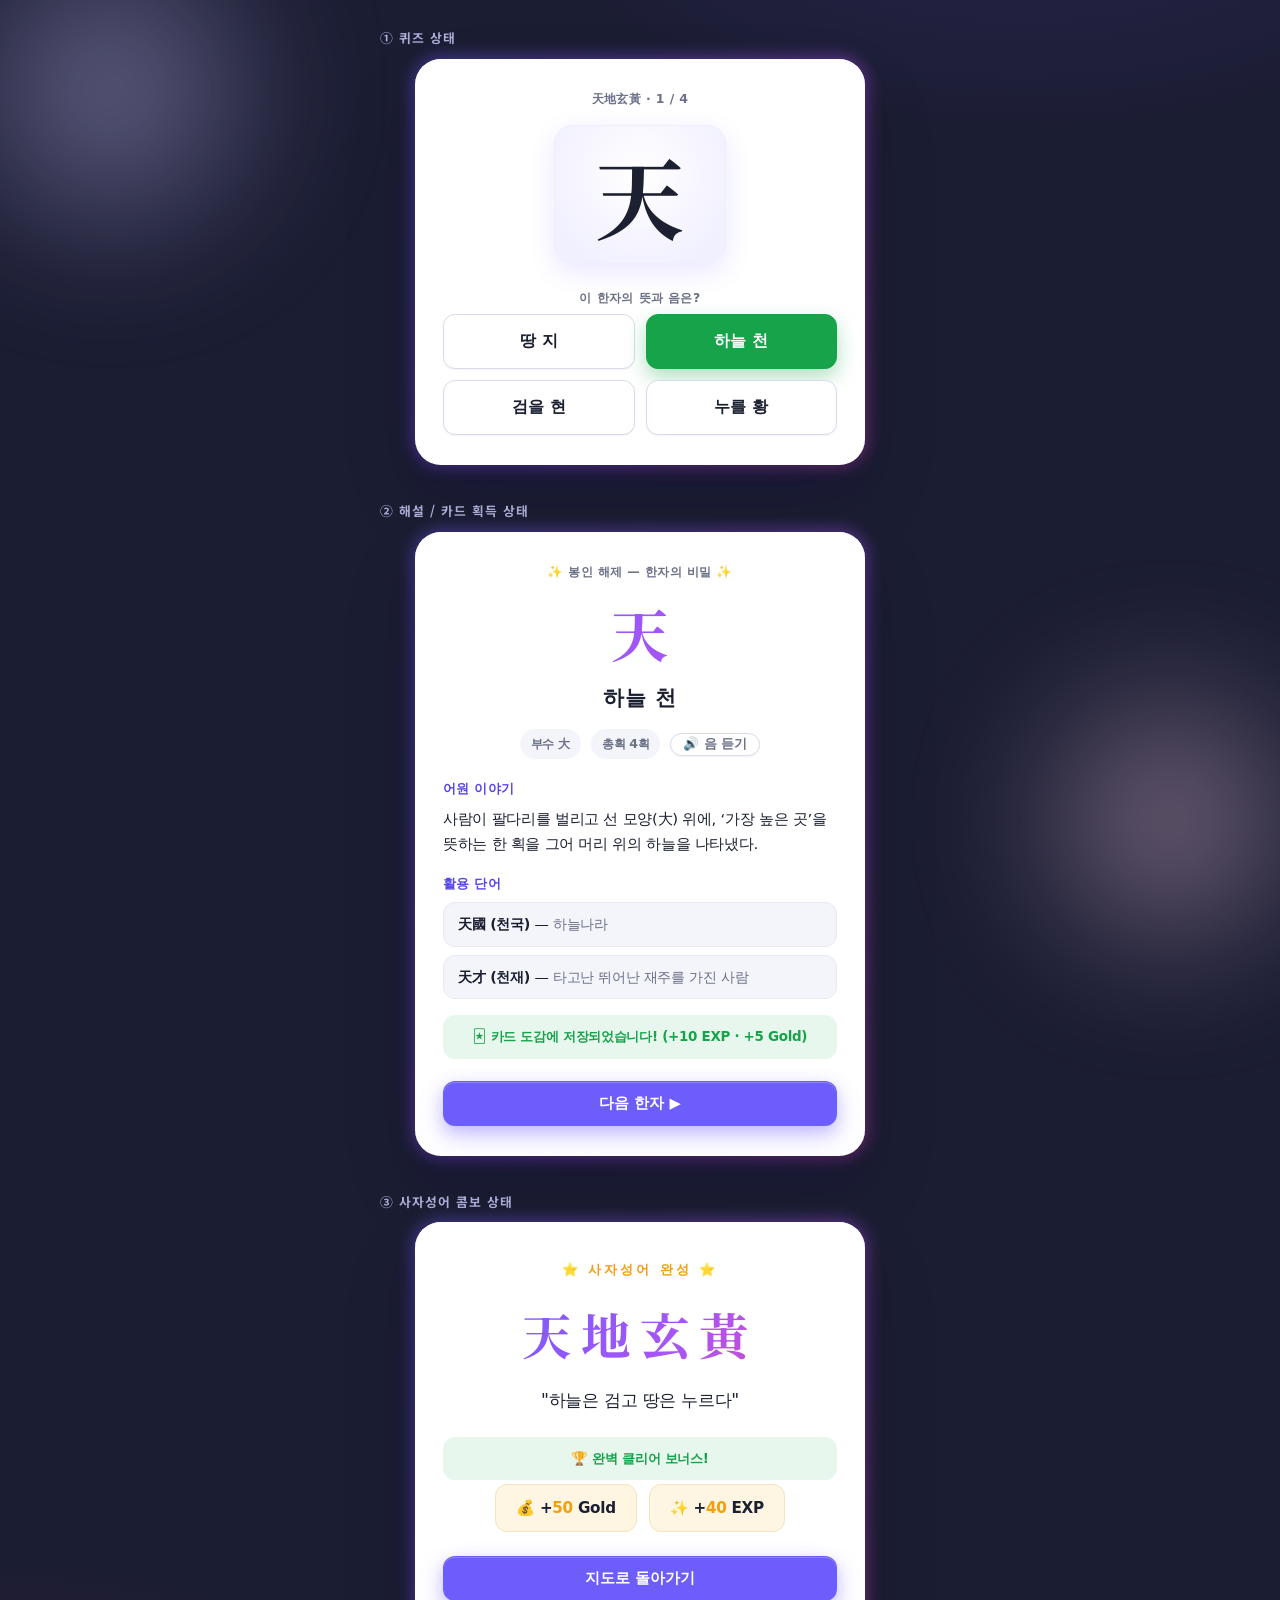
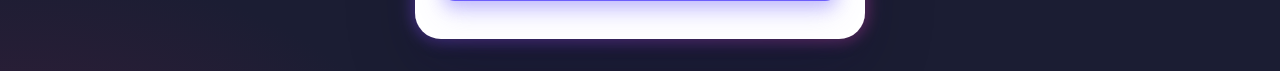
<file: preview.html>
<!DOCTYPE html>
<html lang="ko">
<head>
  <meta charset="UTF-8" />
  <meta name="viewport" content="width=device-width, initial-scale=1.0" />
  <title>팝업 프리뷰</title>
  <link href="https://fonts.googleapis.com/css2?family=Noto+Sans+KR:wght@400;500;700;900&family=Noto+Serif+KR:wght@500;700;900&display=swap" rel="stylesheet" />
  <link rel="stylesheet" href="styles.css" />
  <style>
    /* 디자인 검토용: 정지 상태로 보기 위해 진입 애니메이션 비활성화 */
    *, *::before, *::after { animation: none !important; }
    body {
      display: block; padding: 32px;
      background:
        radial-gradient(900px 500px at 80% -10%, #2a2550, transparent 60%),
        radial-gradient(800px 500px at 0% 110%, #3a1f3a, transparent 55%),
        #1b1d33;
    }
    .preview-wrap { max-width: 520px; margin: 0 auto; display: flex; flex-direction: column; gap: 40px; }
    .preview-label { color: #cfd2ff; font: 700 0.8rem/1 'Noto Sans KR'; letter-spacing: 1px; margin-bottom: 14px; opacity: 0.8; }
    .popup { margin: 0 auto; }
  </style>
</head>
<body>
  <div class="preview-wrap">

    <!-- 1) 퀴즈 -->
    <div>
      <div class="preview-label">① 퀴즈 상태</div>
      <div class="popup">
        <div class="attack-flash"></div>
        <div class="popup-head">天地玄黃 · 1 / 4</div>
        <div class="char-stage"><div class="char-box">天</div></div>
        <div class="popup-head">이 한자의 뜻과 음은?</div>
        <div class="options">
          <button class="option">땅 지</button>
          <button class="option correct">하늘 천</button>
          <button class="option">검을 현</button>
          <button class="option">누를 황</button>
        </div>
      </div>
    </div>

    <!-- 2) 해설 -->
    <div>
      <div class="preview-label">② 해설 / 카드 획득 상태</div>
      <div class="popup">
        <div class="lore">
          <div class="popup-head">✨ 봉인 해제 — 한자의 비밀 ✨</div>
          <div class="lore-head">
            <div class="l-char">天</div>
            <div class="l-read">하늘 천</div>
          </div>
          <div class="lore-meta">
            <span>부수 大</span>
            <span>총획 4획</span>
            <button class="btn ghost" style="padding:2px 12px;font-size:0.8rem">🔊 음 듣기</button>
          </div>
          <div class="lore-section">
            <h4>어원 이야기</h4>
            <p>사람이 팔다리를 벌리고 선 모양(大) 위에, ‘가장 높은 곳’을 뜻하는 한 획을 그어 머리 위의 하늘을 나타냈다.</p>
          </div>
          <div class="lore-section">
            <h4>활용 단어</h4>
            <ul class="vocab">
              <li><b>天國 (천국)</b> — <span>하늘나라</span></li>
              <li><b>天才 (천재)</b> — <span>타고난 뛰어난 재주를 가진 사람</span></li>
            </ul>
          </div>
          <div class="card-earned">🃏 카드 도감에 저장되었습니다! (+10 EXP · +5 Gold)</div>
          <div class="lore-actions">
            <button class="btn">다음 한자 ▶</button>
          </div>
        </div>
      </div>
    </div>

    <!-- 3) 콤보 -->
    <div>
      <div class="preview-label">③ 사자성어 콤보 상태</div>
      <div class="popup">
        <div class="combo">
          <div class="combo-banner">⭐ 사자성어 완성 ⭐</div>
          <div class="combo-phrase">天地玄黃</div>
          <div class="combo-trans">"하늘은 검고 땅은 누르다"</div>
          <div class="card-earned">🏆 완벽 클리어 보너스!</div>
          <div class="combo-reward">
            <span>💰 +<b>50</b> Gold</span>
            <span>✨ +<b>40</b> EXP</span>
          </div>
          <div class="lore-actions">
            <button class="btn">지도로 돌아가기</button>
          </div>
        </div>
      </div>
    </div>

  </div>
</body>
</html>
</file>
<file: styles.css>
/* =========================================================================
 * 천자문 어드벤처: 마법의 팝업 — PREMIUM 스타일
 * 밝은 라이트 테마 + 바이올렛/골드 "마법" 액센트.
 * 한자=명조, UI=산세리프. 정교한 그림자·모션·그라데이션 시스템.
 * ======================================================================= */

:root {
  --bg: #f5f6fc;
  --surface: #ffffff;
  --surface-2: #f4f5fb;
  --surface-3: #eef0f8;
  --border: #e7e9f4;
  --border-strong: #d8dbeb;
  --text: #1b2030;
  --text-soft: #6b7186;
  --text-faint: #a3a8bd;

  --primary: #6d5efc;
  --primary-dark: #5847e8;
  --primary-soft: #efeefe;
  --violet: #a855f7;
  --gold: #f59e0b;
  --gold-soft: #fff5e3;
  --ink: #1c2030;
  --ink-soft: #565d72;

  --success: #16a34a;
  --success-soft: #e7f7ee;
  --danger: #ef4444;
  --danger-soft: #fdecec;

  --grad-brand: linear-gradient(120deg, #6d5efc 0%, #a855f7 60%, #ec4899 110%);
  --grad-gold: linear-gradient(120deg, #f59e0b, #fbbf24);

  /* 정교한 그림자: 컬러 틴트(보라끼) + 다층 깊이. 위쪽에 미세한 화이트 인셋 하이라이트로 유리/카드 질감 */
  --shadow-xs: 0 1px 2px rgba(28, 25, 70, 0.05);
  --shadow-sm: 0 1px 2px rgba(28, 25, 70, 0.05), 0 3px 8px rgba(28, 25, 70, 0.055);
  --shadow-md: 0 2px 6px rgba(28, 25, 70, 0.06), 0 8px 20px rgba(28, 25, 70, 0.08), 0 16px 36px rgba(28, 25, 70, 0.05);
  --shadow-lg: 0 6px 16px rgba(24, 20, 60, 0.14), 0 20px 44px rgba(24, 20, 60, 0.16), 0 36px 80px rgba(24, 20, 60, 0.12);
  --shadow-primary: 0 6px 16px rgba(109, 94, 252, 0.32), 0 12px 28px rgba(109, 94, 252, 0.18);
  --hairline: inset 0 1px 0 rgba(255, 255, 255, 0.9);

  --ring: 0 0 0 3px rgba(109, 94, 252, 0.35);

  --r-sm: 12px;
  --r-md: 18px;
  --r-lg: 26px;
  --ease: cubic-bezier(0.22, 1, 0.36, 1);
  --ease-out: cubic-bezier(0.16, 1, 0.3, 1);
}

* { box-sizing: border-box; margin: 0; padding: 0; }

/* 접근성: 키보드 포커스에만 또렷한 링 (마우스 클릭엔 없음) */
:where(button, [tabindex], a):focus-visible {
  outline: none;
  box-shadow: var(--ring);
}

/* 텍스트 선택 색 — 브랜드 톤 */
::selection { background: rgba(109, 94, 252, 0.22); color: var(--ink); }

/* 스크롤바 (Webkit) */
::-webkit-scrollbar { width: 11px; height: 11px; }
::-webkit-scrollbar-thumb {
  background: var(--border-strong); border-radius: 999px;
  border: 3px solid var(--bg); background-clip: padding-box;
}
::-webkit-scrollbar-thumb:hover { background: #c2c6dc; background-clip: padding-box; }
::-webkit-scrollbar-track { background: transparent; }

body {
  font-family: 'Pretendard Variable', 'Pretendard', system-ui, -apple-system, 'Segoe UI', sans-serif;
  color: var(--text);
  line-height: 1.58;
  letter-spacing: -0.018em;
  word-break: keep-all;
  min-height: 100vh;
  background:
    radial-gradient(1100px 560px at 92% -8%, #eceafe 0%, transparent 55%),
    radial-gradient(900px 520px at -8% 108%, #fdeef6 0%, transparent 52%),
    radial-gradient(700px 400px at 50% 50%, #fbfbff 0%, transparent 70%),
    var(--bg);
  background-attachment: fixed;
  display: flex;
  justify-content: center;
  padding: 28px 18px 64px;
  -webkit-font-smoothing: antialiased;
  -moz-osx-font-smoothing: grayscale;
  text-rendering: optimizeLegibility;
  font-feature-settings: 'kern' 1, 'liga' 1, 'calt' 1;
}

/* 명조(한자) 공통 — 또렷한 획 렌더링 */
.ep-combo, .c-char, .char-box, .l-char, .combo-phrase, .w-char {
  font-feature-settings: 'palt' 1;
  -webkit-font-smoothing: auto;
}

.app { width: 100%; max-width: 1240px; position: relative; z-index: 1; }

/* 배경에 떠다니는 마법 오브 */
body::before, body::after {
  content: ''; position: fixed; border-radius: 50%;
  z-index: 0; filter: blur(70px); opacity: 0.55; pointer-events: none;
}
body::before {
  width: 360px; height: 360px; top: -90px; left: -70px;
  background: radial-gradient(circle, #cdc6ff, transparent 70%);
  animation: float1 19s ease-in-out infinite;
}
body::after {
  width: 320px; height: 320px; bottom: -80px; right: -50px;
  background: radial-gradient(circle, #ffd4ec, transparent 70%);
  animation: float2 23s ease-in-out infinite;
}
@keyframes float1 { 0%,100% { transform: translate(0,0) scale(1);} 50% { transform: translate(46px,34px) scale(1.08);} }
@keyframes float2 { 0%,100% { transform: translate(0,0) scale(1);} 50% { transform: translate(-44px,-30px) scale(1.1);} }
@media (prefers-reduced-motion: reduce) {
  body::before, body::after { animation: none; }
  * { animation-duration: 0.001ms !important; }
}

/* =========================================================================
 * 헤더 / 게임 HUD
 * ======================================================================= */
.topbar {
  display: flex;
  align-items: center;
  justify-content: space-between;
  gap: 20px;
  flex-wrap: wrap;
  background: var(--surface);
  border: 1px solid var(--border);
  border-radius: var(--r-lg);
  padding: 16px 22px;
  box-shadow: var(--shadow-md), var(--hairline);
  margin-bottom: 18px;
}

.brand { display: flex; align-items: center; gap: 14px; }
.logo {
  width: 48px; height: 48px; flex-shrink: 0;
  display: grid; place-items: center;
  font-size: 1.5rem;
  border-radius: 14px;
  background: var(--grad-brand);
  box-shadow: var(--shadow-primary);
}
.brand-text h1 {
  font-size: 1.35rem; font-weight: 900; letter-spacing: -0.6px; line-height: 1.1;
  background: var(--grad-brand);
  -webkit-background-clip: text; background-clip: text; color: transparent;
}
.brand-text .sub { font-size: 0.74rem; color: var(--violet); font-weight: 700; letter-spacing: 1px; }

.hud { display: flex; align-items: center; gap: 18px; flex-wrap: wrap; }
.hud-level { display: flex; align-items: center; gap: 12px; }
.rank-badge {
  background: var(--grad-brand);
  color: #fff;
  padding: 8px 16px; border-radius: 999px;
  font-size: 0.82rem; font-weight: 800; letter-spacing: 0.3px;
  box-shadow: var(--shadow-primary);
  white-space: nowrap;
}
.level-block { min-width: 150px; }
.level-line {
  display: flex; justify-content: space-between; align-items: baseline;
  font-size: 0.72rem; margin-bottom: 5px;
}
#level-label { font-weight: 800; color: var(--text); }
#exp-label { color: var(--text-faint); font-weight: 600; }
.xpbar {
  height: 8px; border-radius: 999px;
  background: var(--surface-3);
  overflow: hidden;
}
.xpbar-fill {
  height: 100%; width: 0%;
  border-radius: 999px;
  background: var(--grad-gold);
  box-shadow: 0 0 10px rgba(245, 158, 11, 0.5);
  transition: width 0.6s var(--ease);
  position: relative;
}
.xpbar-fill::after {
  content: ''; position: absolute; inset: 0;
  background: linear-gradient(90deg, transparent, rgba(255,255,255,0.6), transparent);
  transform: translateX(-100%);
  animation: shine 2.4s ease-in-out infinite;
}
@keyframes shine { 0%,60% { transform: translateX(-100%);} 100% { transform: translateX(220%);} }

.hud-stats { display: flex; gap: 8px; }
.stat {
  display: flex; align-items: center; gap: 6px;
  font-size: 0.85rem; font-weight: 600; color: var(--text-soft);
  background: var(--surface-2);
  border: 1px solid var(--border);
  padding: 8px 13px; border-radius: 999px;
}
.stat b { color: var(--text); font-weight: 800; }

/* =========================================================================
 * 탭 네비게이션
 * ======================================================================= */
.nav { display: flex; gap: 8px; margin-bottom: 18px; flex-wrap: wrap; align-items: center; }
.nav button {
  font-family: inherit; font-size: 0.9rem; font-weight: 700;
  padding: 10px 18px;
  border: 1px solid var(--border);
  background: var(--surface);
  color: var(--text-soft);
  border-radius: 999px;
  cursor: pointer;
  transition: all 0.2s var(--ease);
  box-shadow: var(--shadow-xs);
}
.nav button:hover { color: var(--text); transform: translateY(-2px); box-shadow: var(--shadow-sm); }
.nav button:active { transform: translateY(0) scale(0.97); transition-duration: 0.06s; }
.nav button.active {
  background: var(--ink); color: #fff; border-color: var(--ink);
  box-shadow: var(--shadow-md), inset 0 1px 0 rgba(255,255,255,0.12);
}
.nav #btn-reset { box-shadow: none; font-weight: 600; color: var(--text-faint); }
.nav #btn-reset:hover { color: var(--danger); }

/* =========================================================================
 * 패널 공통
 * ======================================================================= */
.panel {
  background: var(--surface);
  border: 1px solid var(--border);
  border-radius: var(--r-lg);
  padding: 28px;
  box-shadow: var(--shadow-md), var(--hairline);
  min-height: 460px;
  animation: panelIn 0.45s var(--ease-out);
}
@keyframes panelIn { 0% { opacity: 0; transform: translateY(10px) scale(0.995);} 100% { opacity: 1; transform: none;} }
.panel.hidden { display: none; }
.panel h2 { font-size: 1.28rem; font-weight: 800; letter-spacing: -0.5px; margin-bottom: 8px; }
.panel .hint { color: var(--text-soft); font-size: 0.88rem; line-height: 1.6; margin-bottom: 24px; max-width: 62ch; }

/* 월드맵 상단 헤더 + 전체 토글 */
.map-top { display: flex; align-items: flex-start; justify-content: space-between; gap: 14px; }
.btn-sm { padding: 8px 14px; font-size: 0.82rem; font-weight: 700; flex-shrink: 0; }

/* 전체 진행 요약 바 (월드맵 상단) */
.map-progress {
  display: flex; align-items: center; gap: 14px;
  background: linear-gradient(120deg, var(--primary-soft), #fbeefb);
  border: 1px solid var(--border);
  border-radius: var(--r-md);
  padding: 14px 18px; margin-bottom: 24px;
}
.map-progress .mp-label { font-size: 0.82rem; font-weight: 700; color: var(--primary-dark); white-space: nowrap; }
.map-progress .mp-bar { flex: 1; height: 10px; border-radius: 999px; background: #fff; overflow: hidden; box-shadow: inset 0 1px 3px rgba(0,0,0,0.06); }
.map-progress .mp-fill { height: 100%; border-radius: 999px; background: var(--grad-brand); transition: width 0.6s var(--ease); }
.map-progress .mp-count { font-size: 0.82rem; font-weight: 800; color: var(--text); white-space: nowrap; }

/* =========================================================================
 * 월드맵
 * ======================================================================= */
.chapter-group {
  margin-bottom: 12px;
  border: 1px solid var(--border);
  border-radius: var(--r-md);
  background: var(--surface);
  box-shadow: var(--shadow-sm);
  overflow: hidden;
  transition: box-shadow 0.2s, border-color 0.2s;
}
.chapter-header {
  width: 100%; display: flex; align-items: center; gap: 14px;
  padding: 16px 18px;
  background: transparent; border: none; cursor: pointer;
  font-family: inherit; text-align: left;
  transition: background 0.15s;
}
.chapter-header:hover { background: var(--surface-2); }
.ch-title {
  font-size: 0.96rem; font-weight: 800; color: var(--text);
  display: flex; align-items: center; gap: 9px; white-space: nowrap;
}
.ch-title em {
  font-style: normal; font-size: 0.64rem; font-weight: 800; color: #fff;
  background: var(--grad-brand); padding: 3px 9px; border-radius: 999px; letter-spacing: 0.3px;
}
.ch-progress { margin-left: auto; display: flex; align-items: center; gap: 10px; }
.ch-bar { width: 130px; height: 8px; border-radius: 999px; background: var(--surface-3); overflow: hidden; }
.ch-bar i { display: block; height: 100%; border-radius: 999px; background: var(--grad-brand); transition: width 0.6s var(--ease); }
.ch-count { font-size: 0.78rem; font-weight: 800; color: var(--text-soft); min-width: 32px; text-align: right; }
.ch-chevron { font-size: 0.85rem; color: var(--text-faint); transition: transform 0.3s var(--ease); }
.chapter-group.collapsed .ch-chevron { transform: rotate(-90deg); }
.chapter-body { padding: 2px 18px 20px; }
.chapter-group.collapsed .chapter-body { display: none; }
.chapter-group.ch-current { border-color: var(--primary); box-shadow: 0 0 0 1px var(--primary), var(--shadow-md); }
.chapter-group.ch-locked .ch-title { color: var(--text-faint); }
.chapter-group.ch-locked .ch-bar i { background: var(--border-strong); }
.stage-grid {
  display: grid;
  grid-template-columns: repeat(auto-fill, minmax(162px, 1fr));
  gap: 13px;
}
.stage {
  position: relative;
  background: var(--surface);
  border: 1px solid var(--border);
  border-radius: var(--r-md);
  padding: 20px 16px 18px;
  text-align: center;
  cursor: pointer;
  transition: transform 0.22s var(--ease), box-shadow 0.22s var(--ease), border-color 0.22s;
  box-shadow: var(--shadow-sm);
  animation: stageIn 0.5s var(--ease) backwards;
  overflow: hidden;
}
.stage::before {
  content: ''; position: absolute; inset: 0;
  background: radial-gradient(120px 70px at 50% -10%, rgba(109,94,252,0.08), transparent 70%);
  opacity: 0; transition: opacity 0.3s;
}
.stage:hover { transform: translateY(-5px); box-shadow: var(--shadow-md); border-color: var(--border-strong); }
.stage:not(.locked):active { transform: translateY(-1px) scale(0.985); transition-duration: 0.07s; }
.stage:hover::before { opacity: 1; }
.stage .ep-no { font-size: 0.72rem; color: var(--text-faint); font-weight: 600; }
.stage .ep-combo {
  font-family: 'Noto Serif KR', serif; font-weight: 700;
  font-size: 1.72rem; letter-spacing: 2px; margin: 12px 0 8px; color: var(--ink);
  position: relative;
  white-space: nowrap;          /* 4자를 한 줄로 */
}
.stage .ep-title { font-size: 0.87rem; font-weight: 600; color: var(--text); }
.stage .ep-status {
  font-size: 0.74rem; margin-top: 14px; font-weight: 700; color: var(--text-soft);
  display: inline-block; padding: 4px 10px; border-radius: 999px; background: var(--surface-2);
}

.stage.locked { cursor: not-allowed; background: var(--surface-2); box-shadow: none; }
.stage.locked .ep-combo { color: #cbcfe0; filter: blur(0.4px); }
.stage.locked .ep-title, .stage.locked .ep-no { color: #bcc0d2; }
.stage.locked:hover { transform: none; box-shadow: none; border-color: var(--border); }
.stage.locked:hover::before { opacity: 0; }
.stage.locked::after {
  content: '🔒'; position: absolute; top: 13px; right: 13px; font-size: 0.95rem; opacity: 0.65;
}
.stage.cleared { border-color: #c4e9d2; background: linear-gradient(180deg, #ffffff, #f1fbf5); }
.stage.cleared .ep-status { color: var(--success); background: var(--success-soft); }
.stage.current {
  border-color: transparent;
  box-shadow: 0 0 0 2px var(--primary), var(--shadow-md);
  animation: stageIn 0.5s var(--ease) backwards, currentBreath 2.8s ease-in-out 0.6s infinite;
}
.stage.current .ep-status { color: #fff; background: var(--primary); }
.stage.current::after {
  content: 'NOW'; position: absolute; top: 11px; right: 11px;
  font-size: 0.58rem; font-weight: 800; letter-spacing: 0.5px; color: #fff;
  background: var(--grad-brand); padding: 3px 7px; border-radius: 999px;
}

.progress-pips { display: flex; gap: 5px; justify-content: center; margin-top: 13px; }
.pip { width: 9px; height: 9px; border-radius: 50%; background: var(--surface-3); border: 1px solid var(--border); transition: all 0.3s var(--ease); }
.pip.done { background: var(--success); border-color: var(--success); box-shadow: 0 0 6px rgba(22,163,74,0.4); }

/* =========================================================================
 * 카드 도감 — 수집 요약 헤더
 * ======================================================================= */
.collection-summary {
  display: flex; align-items: center; gap: 18px; flex-wrap: wrap;
  background: linear-gradient(120deg, var(--primary-soft), #fbeefb);
  border: 1px solid var(--border);
  border-radius: var(--r-md);
  padding: 18px 20px; margin-bottom: 24px;
  box-shadow: var(--hairline);
}
/* 원형 진행률 링 (conic-gradient) */
.cs-ring {
  --p: 0;
  width: 72px; height: 72px; flex-shrink: 0; border-radius: 50%;
  display: grid; place-items: center;
  background:
    radial-gradient(closest-side, #fff 78%, transparent 79% 100%),
    conic-gradient(var(--primary) calc(var(--p) * 1%), var(--surface-3) 0);
  box-shadow: var(--shadow-sm);
}
.cs-pct { font-size: 1.18rem; font-weight: 900; color: var(--primary-dark); letter-spacing: -0.5px; }
.cs-pct small { font-size: 0.62rem; font-weight: 800; }
.cs-info { flex: 1; min-width: 180px; display: flex; flex-direction: column; gap: 7px; }
.cs-count { font-size: 0.95rem; color: var(--text-soft); }
.cs-count b { font-size: 1.15rem; font-weight: 900; color: var(--text); }
.cs-bar { height: 8px; border-radius: 999px; background: #fff; overflow: hidden; box-shadow: inset 0 1px 3px rgba(0,0,0,0.07); }
.cs-bar i { display: block; height: 100%; border-radius: 999px; background: var(--grad-brand); transition: width 0.7s var(--ease-out); }
.cs-rank { font-size: 0.8rem; color: var(--text-soft); }
.cs-rank b { color: var(--primary-dark); font-weight: 800; }
.cs-filter { display: inline-flex; background: rgba(255,255,255,0.7); border: 1px solid var(--border); border-radius: 999px; padding: 3px; gap: 2px; }
.cs-filter button {
  font-family: inherit; font-size: 0.8rem; font-weight: 700; color: var(--text-soft);
  border: none; background: transparent; padding: 7px 15px; border-radius: 999px; cursor: pointer;
  transition: color 0.15s, background 0.15s, box-shadow 0.15s;
}
.cs-filter button:hover { color: var(--text); }
.cs-filter button.on { background: var(--surface); color: var(--primary-dark); box-shadow: var(--shadow-xs); }

/* =========================================================================
 * 카드 도감 (홀로그래픽)
 * ======================================================================= */
.collection-grid {
  display: grid;
  grid-template-columns: repeat(auto-fill, minmax(132px, 1fr));
  gap: 16px;
}
.card-slot {
  position: relative;
  aspect-ratio: 3 / 4;
  border-radius: var(--r-md);
  border: 1px solid var(--border);
  display: flex; flex-direction: column; align-items: center; justify-content: center;
  background: linear-gradient(165deg, #ffffff 0%, #f5f6ff 60%, #fdf2fb 100%);
  cursor: pointer;
  transition: transform 0.22s var(--ease), box-shadow 0.22s;
  box-shadow: var(--shadow-sm);
  animation: cardIn 0.42s var(--ease) backwards;
  overflow: hidden;
}
.card-slot::after {
  content: ''; position: absolute; inset: 0;
  background: linear-gradient(115deg, transparent 30%, rgba(168,85,247,0.14) 45%, rgba(245,158,11,0.14) 55%, transparent 70%);
  transform: translateX(-120%); transition: transform 0.7s var(--ease);
}
.card-slot:hover { transform: translateY(-6px) scale(1.03); box-shadow: var(--shadow-md); border-color: var(--border-strong); }
.card-slot:active { transform: translateY(-2px) scale(1.0); transition-duration: 0.08s; }
.card-slot:hover::after { transform: translateX(120%); }
.card-slot.empty {
  background: var(--surface-2); border-style: dashed; box-shadow: none;
  cursor: default; font-size: 1.6rem; color: var(--text-faint);
}
.card-slot.empty::after { display: none; }
.card-slot.empty:hover { transform: none; box-shadow: none; }
.card-slot .c-char { font-family: 'Noto Serif KR', serif; font-weight: 700; font-size: 3rem; color: var(--ink); position: relative; }
.card-slot .c-read { font-size: 0.85rem; font-weight: 700; margin-top: 10px; color: var(--text-soft); position: relative; }

/* =========================================================================
 * 오답노트
 * ======================================================================= */
.wrong-list { display: flex; flex-direction: column; gap: 12px; }
.wrong-item {
  display: flex; align-items: center; gap: 16px;
  background: var(--surface);
  border: 1px solid var(--danger-soft);
  border-left: 4px solid var(--danger);
  border-radius: var(--r-md);
  padding: 15px 18px;
  box-shadow: var(--shadow-sm);
  transition: transform 0.18s var(--ease), box-shadow 0.2s;
}
.wrong-item:hover { transform: translateX(3px); box-shadow: var(--shadow-md); }
.wrong-item .w-char { font-family: 'Noto Serif KR', serif; font-weight: 700; font-size: 2.1rem; color: var(--danger); }
.wrong-item .w-info { flex: 1; }
.wrong-item .w-info b { font-size: 1rem; font-weight: 800; }
.wrong-item .w-info span { display: block; font-size: 0.8rem; color: var(--text-soft); margin-top: 2px; }

/* =========================================================================
 * 버튼
 * ======================================================================= */
.btn {
  font-family: inherit; font-size: 0.92rem; font-weight: 800;
  padding: 12px 22px;
  border: 1px solid transparent;
  border-radius: var(--r-sm);
  cursor: pointer;
  background: var(--primary); color: #fff;
  transition: transform 0.14s var(--ease), box-shadow 0.2s, background 0.2s, filter 0.2s;
  box-shadow: var(--shadow-primary), inset 0 1px 0 rgba(255,255,255,0.22);
}
.btn:hover { transform: translateY(-2px); filter: brightness(1.05); box-shadow: 0 10px 26px rgba(109,94,252,0.45), inset 0 1px 0 rgba(255,255,255,0.22); }
.btn:active { transform: translateY(0) scale(0.97); filter: brightness(0.98); transition-duration: 0.06s; }
.btn.ghost {
  background: var(--surface); border-color: var(--border-strong); color: var(--text-soft);
  box-shadow: var(--shadow-xs);
}
.btn.ghost:hover { background: var(--surface-2); color: var(--text); box-shadow: var(--shadow-sm); }
.btn.crimson { background: var(--danger); box-shadow: 0 8px 22px rgba(239,68,68,0.32); }
.btn.crimson:hover { box-shadow: 0 10px 26px rgba(239,68,68,0.42); }
.empty-note { color: var(--text-soft); text-align: center; padding: 64px 0; font-size: 0.95rem; }

/* =========================================================================
 * 마법 팝업 (퀴즈 / 해설 / 콤보)
 * ======================================================================= */
.overlay {
  position: fixed; inset: 0;
  background: rgba(18, 20, 42, 0.5);
  backdrop-filter: blur(6px); -webkit-backdrop-filter: blur(6px);
  display: flex; align-items: center; justify-content: center;
  z-index: 100; padding: 16px;
  animation: overlayIn 0.25s ease;
}
@keyframes overlayIn { from { opacity: 0; } to { opacity: 1; } }
.overlay.hidden { display: none; }

.popup {
  width: 100%; max-width: 450px;
  background: var(--surface);
  border-radius: var(--r-lg);
  box-shadow: var(--shadow-lg), var(--hairline);
  padding: 30px 28px;
  position: relative;
  animation: popIn 0.45s var(--ease-out);
}
/* 그라데이션 글로우 보더 */
.popup::before {
  content: ''; position: absolute; inset: -2px; z-index: -1;
  border-radius: calc(var(--r-lg) + 2px);
  background: var(--grad-brand);
  opacity: 0.5; filter: blur(8px);
}
@keyframes popIn {
  0% { transform: scale(0.85) translateY(14px); opacity: 0; }
  100% { transform: scale(1) translateY(0); opacity: 1; }
}

.popup-head {
  text-align: center; font-size: 0.78rem; font-weight: 700;
  color: var(--text-soft); margin-bottom: 6px; letter-spacing: 0.4px;
}

/* 한자 박스 + 마법진 글로우 */
.char-stage { text-align: center; margin: 16px 0 24px; position: relative; }
.char-box {
  font-family: 'Noto Serif KR', serif; font-weight: 700;
  display: inline-block;
  font-size: 5.6rem; line-height: 1; color: var(--ink);
  padding: 24px 40px; border-radius: var(--r-md);
  background: radial-gradient(circle at 50% 35%, #ffffff, #f1f0ff 80%);
  border: 1px solid var(--primary-soft);
  position: relative; z-index: 1;
  box-shadow: 0 8px 26px rgba(109,94,252,0.14);
}
.char-box.flash { animation: flash 0.7s var(--ease); }
@keyframes flash {
  0% { transform: scale(0.65) rotate(-4deg); box-shadow: 0 0 0 0 rgba(109,94,252,0); filter: brightness(1.5); }
  45% { box-shadow: 0 0 0 16px rgba(109,94,252,0.16); }
  100% { transform: scale(1) rotate(0); box-shadow: 0 8px 26px rgba(109,94,252,0.14); filter: brightness(1); }
}

.options { display: grid; grid-template-columns: 1fr 1fr; gap: 11px; }
.option {
  position: relative;
  font-family: inherit; font-size: 1rem; font-weight: 700;
  padding: 16px 8px;
  border: 1px solid var(--border-strong);
  background: var(--surface);
  color: var(--text);
  border-radius: var(--r-sm);
  cursor: pointer;
  transition: transform 0.12s var(--ease), background 0.15s, border-color 0.15s, box-shadow 0.15s;
  box-shadow: var(--shadow-xs);
  animation: optionIn 0.38s var(--ease) backwards;
}
.option:hover:not(:disabled) { transform: translateY(-3px); border-color: var(--primary); background: var(--primary-soft); box-shadow: var(--shadow-md); }
.option:active:not(:disabled) { transform: translateY(-1px) scale(0.98); transition-duration: 0.06s; }
.option:disabled { cursor: default; }
.option:disabled:not(.correct):not(.wrong) { opacity: 0.55; }
.option.correct { background: var(--success); color: #fff; border-color: var(--success); animation: correctPulse 0.5s; box-shadow: 0 8px 20px rgba(22,163,74,0.35); }
.option.wrong { background: var(--danger); color: #fff; border-color: var(--danger); animation: shake 0.4s; }
.opt-num {
  position: absolute; top: 7px; left: 9px;
  width: 18px; height: 18px; border-radius: 6px; display: grid; place-items: center;
  font-size: 0.66rem; font-weight: 800; color: var(--primary-dark);
  background: var(--primary-soft); border: 1px solid #ddd9fb;
}
.option.correct .opt-num, .option.wrong .opt-num { background: rgba(255,255,255,0.28); color: #fff; border-color: transparent; }
@keyframes correctPulse { 0%,100% { transform: scale(1);} 50% { transform: scale(1.07);} }
@keyframes shake {
  0%,100% { transform: translateX(0); }
  20%,60% { transform: translateX(-7px); }
  40%,80% { transform: translateX(7px); }
}
.popup.shake { animation: shake 0.45s; }

/* 공격 연출 */
.attack-flash {
  position: absolute; inset: 0; border-radius: var(--r-lg);
  background: radial-gradient(circle, rgba(109,94,252,0.45), transparent 70%);
  pointer-events: none; opacity: 0;
}
.attack-flash.go { animation: attack 0.5s ease-out; }
@keyframes attack { 0% { opacity: 0; transform: scale(0.6);} 50% { opacity: 1;} 100% { opacity: 0; transform: scale(1.3);} }

/* ---------- 해설 탭 ---------- */
.lore { animation: fadeUp 0.45s var(--ease); }
@keyframes fadeUp { 0% { opacity: 0; transform: translateY(14px);} 100% { opacity: 1; transform: translateY(0);} }
.lore-head { text-align: center; margin-bottom: 14px; }
.lore-head .l-char {
  font-family: 'Noto Serif KR', serif; font-weight: 700; font-size: 3.6rem;
  background: var(--grad-brand); -webkit-background-clip: text; background-clip: text; color: transparent;
}
.lore-head .l-read { font-size: 1.3rem; font-weight: 800; margin-top: 4px; letter-spacing: 1px; }
.lore-meta { display: flex; justify-content: center; align-items: center; gap: 10px; font-size: 0.78rem; color: var(--text-soft); margin-bottom: 20px; }
.lore-meta span { background: var(--surface-2); padding: 5px 11px; border-radius: 999px; font-weight: 600; }
.lore-section { margin-bottom: 16px; }
.lore-section h4 { font-size: 0.8rem; font-weight: 800; color: var(--primary-dark); margin-bottom: 8px; letter-spacing: 0.3px; }
.lore-section p { font-size: 0.93rem; line-height: 1.7; color: var(--text); }
.vocab { list-style: none; display: flex; flex-direction: column; gap: 8px; }
.vocab li { background: var(--surface-2); border-radius: var(--r-sm); padding: 10px 14px; font-size: 0.9rem; border: 1px solid var(--border); }
.vocab li b { color: var(--text); font-weight: 800; }
.vocab li span { color: var(--text-soft); }
.lore-actions { display: flex; gap: 10px; margin-top: 22px; }
.lore-actions .btn { flex: 1; }

.card-earned {
  text-align: center; font-size: 0.84rem; font-weight: 700; color: var(--success);
  background: var(--success-soft); padding: 11px; border-radius: var(--r-sm);
  margin: 12px 0 4px; animation: fadeUp 0.5s 0.15s both;
}

/* ---------- 콤보 연출 ---------- */
.combo { text-align: center; animation: fadeUp 0.5s; padding: 8px 0; }
.combo .combo-banner { font-size: 0.82rem; font-weight: 800; color: var(--gold); letter-spacing: 3px; margin-bottom: 12px; }
.combo .combo-phrase {
  font-family: 'Noto Serif KR', serif; font-weight: 700;
  font-size: 3.1rem; letter-spacing: 9px; margin: 14px 0;
  background: var(--grad-brand);
  -webkit-background-clip: text; background-clip: text; color: transparent;
  animation: comboGlow 1s var(--ease);
}
@keyframes comboGlow {
  0% { transform: scale(0.55); opacity: 0; }
  60% { transform: scale(1.08); }
  100% { transform: scale(1); opacity: 1; }
}
.combo .combo-read {
  display: flex; justify-content: center; gap: 1.05rem;
  font-weight: 700; font-size: 1.12rem; letter-spacing: 0.5px;
  color: var(--violet); margin: -4px 0 16px;
}
.combo .combo-trans { font-size: 1.08rem; font-weight: 500; margin-bottom: 22px; color: var(--text); }
.combo .combo-reward { display: flex; justify-content: center; gap: 12px; margin-bottom: 24px; }
.combo .combo-reward span {
  background: var(--gold-soft); border: 1px solid #f6e2bd;
  padding: 11px 20px; border-radius: var(--r-sm);
  font-size: 0.95rem; font-weight: 700;
}
.combo .combo-reward b { color: var(--gold); }

/* ---------- 토스트 ---------- */
.toast {
  position: fixed; left: 50%; bottom: 34px; transform: translateX(-50%) translateY(12px);
  background: var(--ink); color: #fff;
  padding: 14px 26px; border-radius: 999px; font-size: 0.9rem; font-weight: 700;
  box-shadow: var(--shadow-lg);
  opacity: 0; pointer-events: none; transition: opacity 0.3s, transform 0.3s var(--ease); z-index: 200;
}
.toast.show { opacity: 1; transform: translateX(-50%) translateY(0); }

/* =========================================================================
 * 동적 등장 / 강조 애니메이션
 * ======================================================================= */
@keyframes stageIn { from { opacity: 0; transform: translateY(16px) scale(0.97); } to { opacity: 1; transform: none; } }
@keyframes cardIn { from { opacity: 0; transform: translateY(14px) scale(0.95); } to { opacity: 1; transform: none; } }
@keyframes optionIn { from { opacity: 0; transform: translateY(10px); } to { opacity: 1; transform: none; } }
@keyframes currentBreath {
  0%, 100% { box-shadow: 0 0 0 2px var(--primary), var(--shadow-md); }
  50% { box-shadow: 0 0 0 6px rgba(109, 94, 252, 0.22), var(--shadow-md); }
}
.stat.bump { animation: bump 0.45s var(--ease); }
@keyframes bump { 0%, 100% { transform: scale(1); } 40% { transform: scale(1.16); } }
.rank-badge.bump { animation: bump 0.5s var(--ease); }

/* =========================================================================
 * 반응형 — 태블릿 / 모바일
 * ======================================================================= */
@media (max-width: 720px) {
  .stage-grid { grid-template-columns: repeat(auto-fill, minmax(162px, 1fr)); }
}

@media (max-width: 560px) {
  body { padding: 16px 12px 44px; overflow-x: hidden; }

  /* 헤더 / HUD: 두 줄로 자연스럽게 */
  .topbar { gap: 14px; padding: 14px 16px; }
  .brand { gap: 11px; }
  .logo { width: 42px; height: 42px; font-size: 1.3rem; }
  .brand-text h1 { font-size: 1.18rem; }
  .hud { width: 100%; gap: 12px; }
  .hud-level { flex: 1; }
  .level-block { flex: 1; min-width: 0; }
  .hud-stats { flex-shrink: 0; }

  /* 탭: 가로 스크롤로 한 줄 유지 */
  .nav { flex-wrap: nowrap; overflow-x: auto; -webkit-overflow-scrolling: touch; padding-bottom: 4px; }
  .nav::-webkit-scrollbar { display: none; }
  .nav button { flex-shrink: 0; padding: 9px 15px; font-size: 0.86rem; }
  .nav #btn-reset { margin-left: 0 !important; }

  .panel { padding: 20px 16px; min-height: 0; }
  .panel h2 { font-size: 1.12rem; }

  /* 월드맵: 2열 고정 + 콤보 한자 축소 */
  .stage-grid { grid-template-columns: 1fr 1fr; gap: 11px; }
  .stage { padding: 16px 10px 14px; }
  .stage .ep-combo { font-size: 1.55rem; letter-spacing: 2px; }
  .stage .ep-title { font-size: 0.8rem; }
  .stage .ep-status { font-size: 0.68rem; }

  .map-progress { padding: 12px 14px; gap: 10px; }
  .map-progress .mp-label { font-size: 0.74rem; }
  .map-progress .mp-count { font-size: 0.76rem; }

  /* 장 아코디언 헤더 압축 */
  .chapter-header { padding: 14px 14px; gap: 10px; }
  .ch-title { font-size: 0.86rem; gap: 7px; }
  .ch-title em { font-size: 0.58rem; padding: 2px 7px; }
  .ch-bar { width: 64px; }
  .ch-count { font-size: 0.72rem; min-width: 26px; }
  .chapter-body { padding: 2px 12px 14px; }

  /* 도감 */
  .collection-summary { gap: 14px; padding: 15px 16px; }
  .cs-ring { width: 60px; height: 60px; }
  .cs-pct { font-size: 1rem; }
  .cs-filter { width: 100%; justify-content: center; order: 3; }
  .cs-info { min-width: 0; }
  .collection-grid { grid-template-columns: repeat(auto-fill, minmax(96px, 1fr)); gap: 11px; }
  .card-slot .c-char { font-size: 2.3rem; }
  .card-slot .c-read { font-size: 0.78rem; }

  /* 팝업 */
  .popup { padding: 24px 18px; }
  .char-box { font-size: 4.2rem; padding: 18px 26px; }
  .options { gap: 9px; }
  .option { padding: 14px 6px; font-size: 0.95rem; }
  .lore-head .l-char { font-size: 3.1rem; }
  .combo .combo-phrase { font-size: 2.3rem; letter-spacing: 5px; }
  .combo .combo-reward { flex-wrap: wrap; }
}

@media (max-width: 360px) {
  .stage .ep-combo { font-size: 1.35rem; letter-spacing: 1px; }
  .option { font-size: 0.88rem; }
}
</file>
